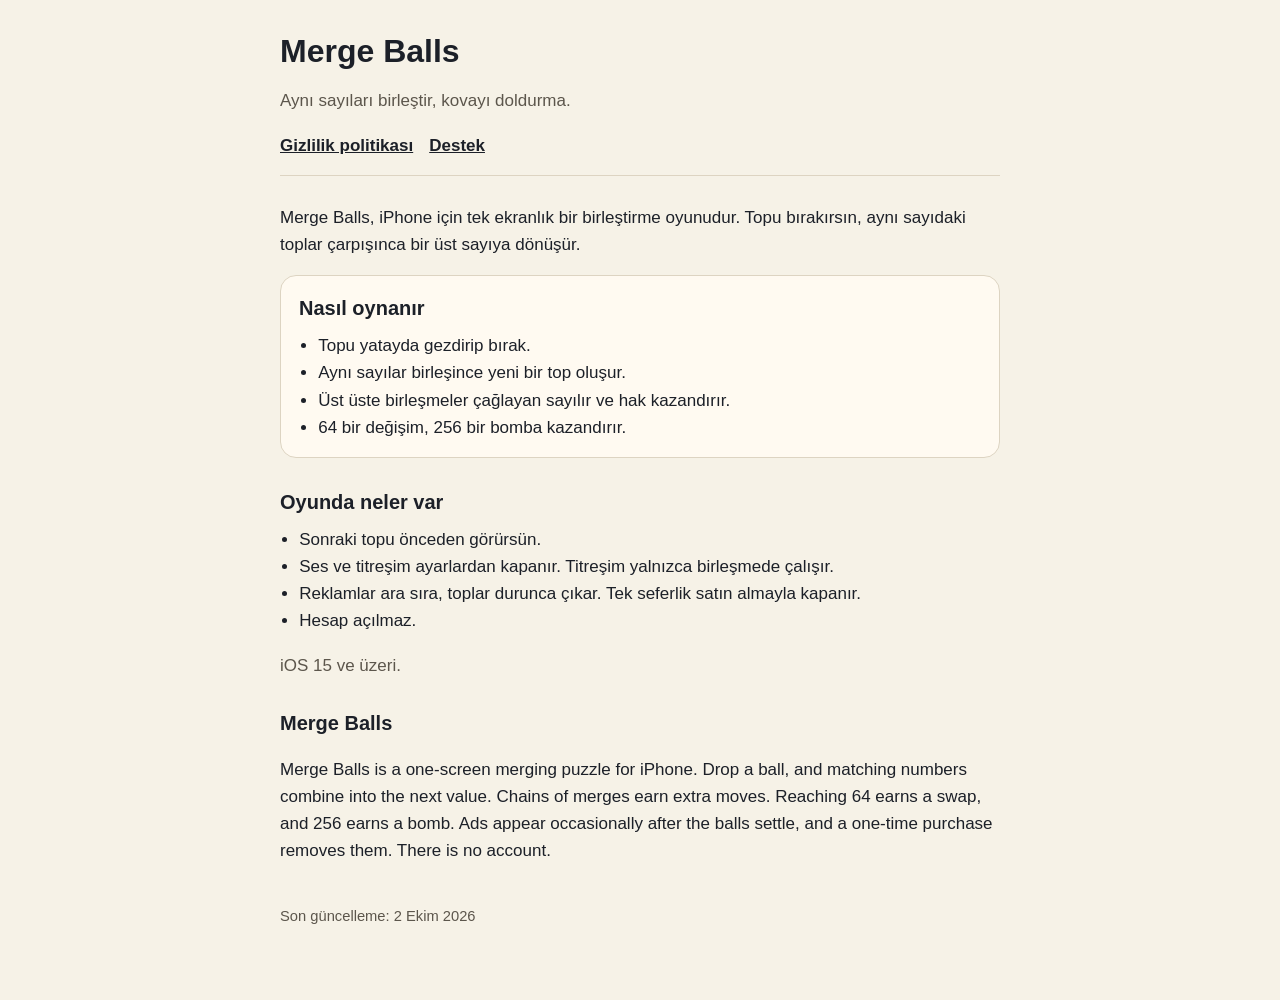
<file: index.html>
<!DOCTYPE html>
<html lang="tr">
<head>
  <meta charset="utf-8">
  <meta name="viewport" content="width=device-width, initial-scale=1">
  <title>Merge Balls</title>
  <link rel="stylesheet" href="style.css">
</head>
<body>
  <main>
    <header>
      <h1>Merge Balls</h1>
      <p class="muted">Aynı sayıları birleştir, kovayı doldurma.</p>
      <nav>
        <a href="privacy.html">Gizlilik politikası</a>
        <a href="support.html">Destek</a>
      </nav>
    </header>

    <p>Merge Balls, iPhone için tek ekranlık bir birleştirme oyunudur. Topu bırakırsın, aynı sayıdaki toplar çarpışınca bir üst sayıya dönüşür.</p>

    <div class="card">
      <h2>Nasıl oynanır</h2>
      <ul>
        <li>Topu yatayda gezdirip bırak.</li>
        <li>Aynı sayılar birleşince yeni bir top oluşur.</li>
        <li>Üst üste birleşmeler çağlayan sayılır ve hak kazandırır.</li>
        <li>64 bir değişim, 256 bir bomba kazandırır.</li>
      </ul>
    </div>

    <h2>Oyunda neler var</h2>
    <ul>
      <li>Sonraki topu önceden görürsün.</li>
      <li>Ses ve titreşim ayarlardan kapanır. Titreşim yalnızca birleşmede çalışır.</li>
      <li>Reklamlar ara sıra, toplar durunca çıkar. Tek seferlik satın almayla kapanır.</li>
      <li>Hesap açılmaz.</li>
    </ul>

    <p class="muted">iOS 15 ve üzeri.</p>

    <h2 id="english">Merge Balls</h2>
    <p>Merge Balls is a one-screen merging puzzle for iPhone. Drop a ball, and matching numbers combine into the next value. Chains of merges earn extra moves. Reaching 64 earns a swap, and 256 earns a bomb. Ads appear occasionally after the balls settle, and a one-time purchase removes them. There is no account.</p>

    <footer>Son güncelleme: 2 Ekim 2026</footer>
  </main>
</body>
</html>
</file>
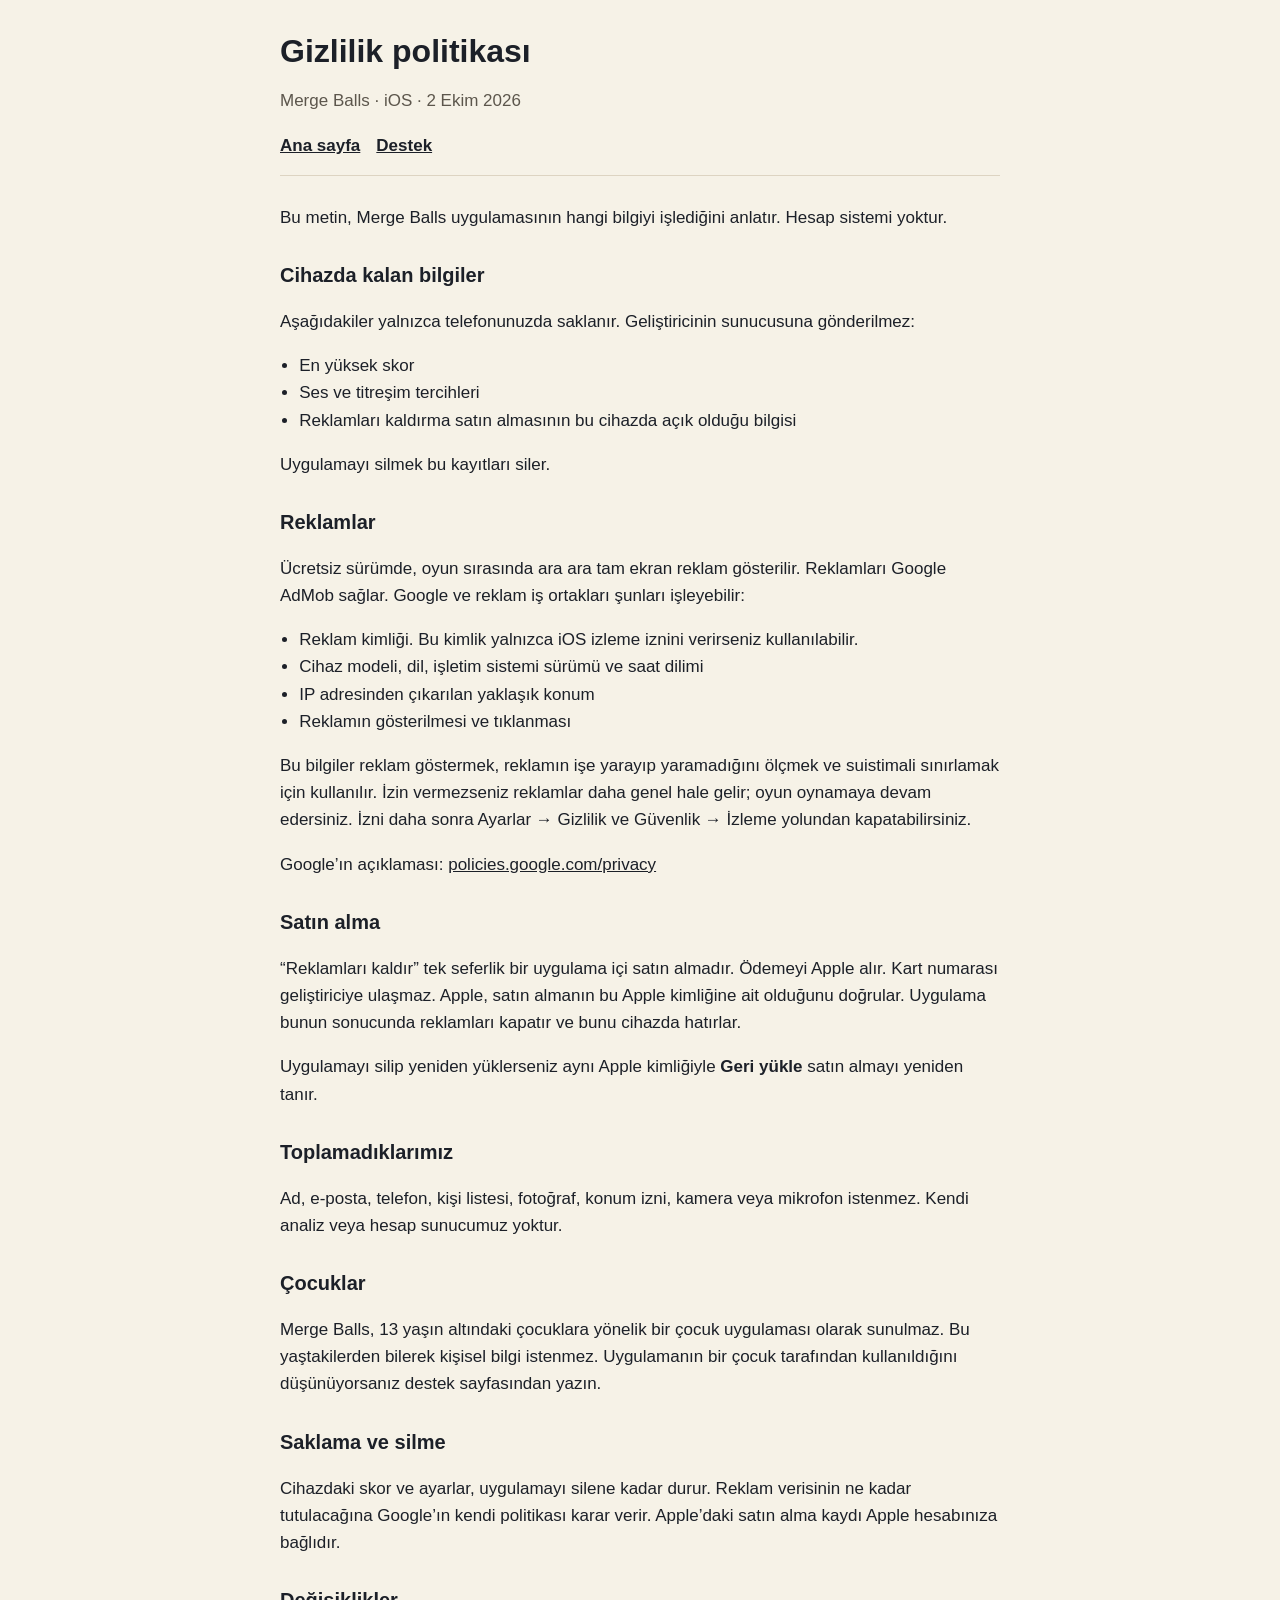
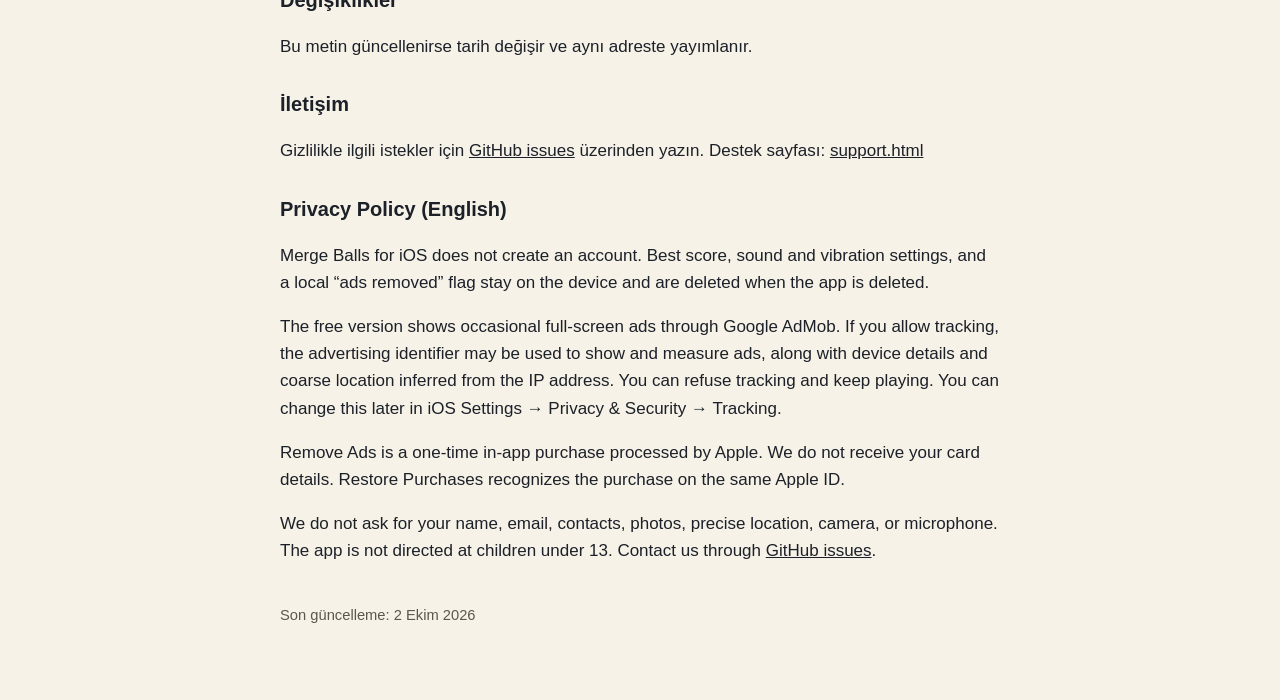
<file: privacy.html>
<!DOCTYPE html>
<html lang="tr">
<head>
  <meta charset="utf-8">
  <meta name="viewport" content="width=device-width, initial-scale=1">
  <title>Gizlilik politikası — Merge Balls</title>
  <link rel="stylesheet" href="style.css">
</head>
<body>
  <main>
    <header>
      <h1>Gizlilik politikası</h1>
      <p class="muted">Merge Balls · iOS · 2 Ekim 2026</p>
      <nav>
        <a href="index.html">Ana sayfa</a>
        <a href="support.html">Destek</a>
      </nav>
    </header>

    <p>Bu metin, Merge Balls uygulamasının hangi bilgiyi işlediğini anlatır. Hesap sistemi yoktur.</p>

    <h2>Cihazda kalan bilgiler</h2>
    <p>Aşağıdakiler yalnızca telefonunuzda saklanır. Geliştiricinin sunucusuna gönderilmez:</p>
    <ul>
      <li>En yüksek skor</li>
      <li>Ses ve titreşim tercihleri</li>
      <li>Reklamları kaldırma satın almasının bu cihazda açık olduğu bilgisi</li>
    </ul>
    <p>Uygulamayı silmek bu kayıtları siler.</p>

    <h2>Reklamlar</h2>
    <p>Ücretsiz sürümde, oyun sırasında ara ara tam ekran reklam gösterilir. Reklamları Google AdMob sağlar. Google ve reklam iş ortakları şunları işleyebilir:</p>
    <ul>
      <li>Reklam kimliği. Bu kimlik yalnızca iOS izleme iznini verirseniz kullanılabilir.</li>
      <li>Cihaz modeli, dil, işletim sistemi sürümü ve saat dilimi</li>
      <li>IP adresinden çıkarılan yaklaşık konum</li>
      <li>Reklamın gösterilmesi ve tıklanması</li>
    </ul>
    <p>Bu bilgiler reklam göstermek, reklamın işe yarayıp yaramadığını ölçmek ve suistimali sınırlamak için kullanılır. İzin vermezseniz reklamlar daha genel hale gelir; oyun oynamaya devam edersiniz. İzni daha sonra Ayarlar → Gizlilik ve Güvenlik → İzleme yolundan kapatabilirsiniz.</p>
    <p>Google’ın açıklaması: <a href="https://policies.google.com/privacy">policies.google.com/privacy</a></p>

    <h2>Satın alma</h2>
    <p>“Reklamları kaldır” tek seferlik bir uygulama içi satın almadır. Ödemeyi Apple alır. Kart numarası geliştiriciye ulaşmaz. Apple, satın almanın bu Apple kimliğine ait olduğunu doğrular. Uygulama bunun sonucunda reklamları kapatır ve bunu cihazda hatırlar.</p>
    <p>Uygulamayı silip yeniden yüklerseniz aynı Apple kimliğiyle <strong>Geri yükle</strong> satın almayı yeniden tanır.</p>

    <h2>Toplamadıklarımız</h2>
    <p>Ad, e-posta, telefon, kişi listesi, fotoğraf, konum izni, kamera veya mikrofon istenmez. Kendi analiz veya hesap sunucumuz yoktur.</p>

    <h2>Çocuklar</h2>
    <p>Merge Balls, 13 yaşın altındaki çocuklara yönelik bir çocuk uygulaması olarak sunulmaz. Bu yaştakilerden bilerek kişisel bilgi istenmez. Uygulamanın bir çocuk tarafından kullanıldığını düşünüyorsanız destek sayfasından yazın.</p>

    <h2>Saklama ve silme</h2>
    <p>Cihazdaki skor ve ayarlar, uygulamayı silene kadar durur. Reklam verisinin ne kadar tutulacağına Google’ın kendi politikası karar verir. Apple’daki satın alma kaydı Apple hesabınıza bağlıdır.</p>

    <h2>Değişiklikler</h2>
    <p>Bu metin güncellenirse tarih değişir ve aynı adreste yayımlanır.</p>

    <h2>İletişim</h2>
    <p>Gizlilikle ilgili istekler için <a href="https://github.com/pm2-dev/merge-balls/issues">GitHub issues</a> üzerinden yazın. Destek sayfası: <a href="support.html">support.html</a></p>

    <h2 id="english">Privacy Policy (English)</h2>
    <p>Merge Balls for iOS does not create an account. Best score, sound and vibration settings, and a local “ads removed” flag stay on the device and are deleted when the app is deleted.</p>
    <p>The free version shows occasional full-screen ads through Google AdMob. If you allow tracking, the advertising identifier may be used to show and measure ads, along with device details and coarse location inferred from the IP address. You can refuse tracking and keep playing. You can change this later in iOS Settings → Privacy &amp; Security → Tracking.</p>
    <p>Remove Ads is a one-time in-app purchase processed by Apple. We do not receive your card details. Restore Purchases recognizes the purchase on the same Apple ID.</p>
    <p>We do not ask for your name, email, contacts, photos, precise location, camera, or microphone. The app is not directed at children under 13. Contact us through <a href="https://github.com/pm2-dev/merge-balls/issues">GitHub issues</a>.</p>

    <footer>Son güncelleme: 2 Ekim 2026</footer>
  </main>
</body>
</html>
</file>
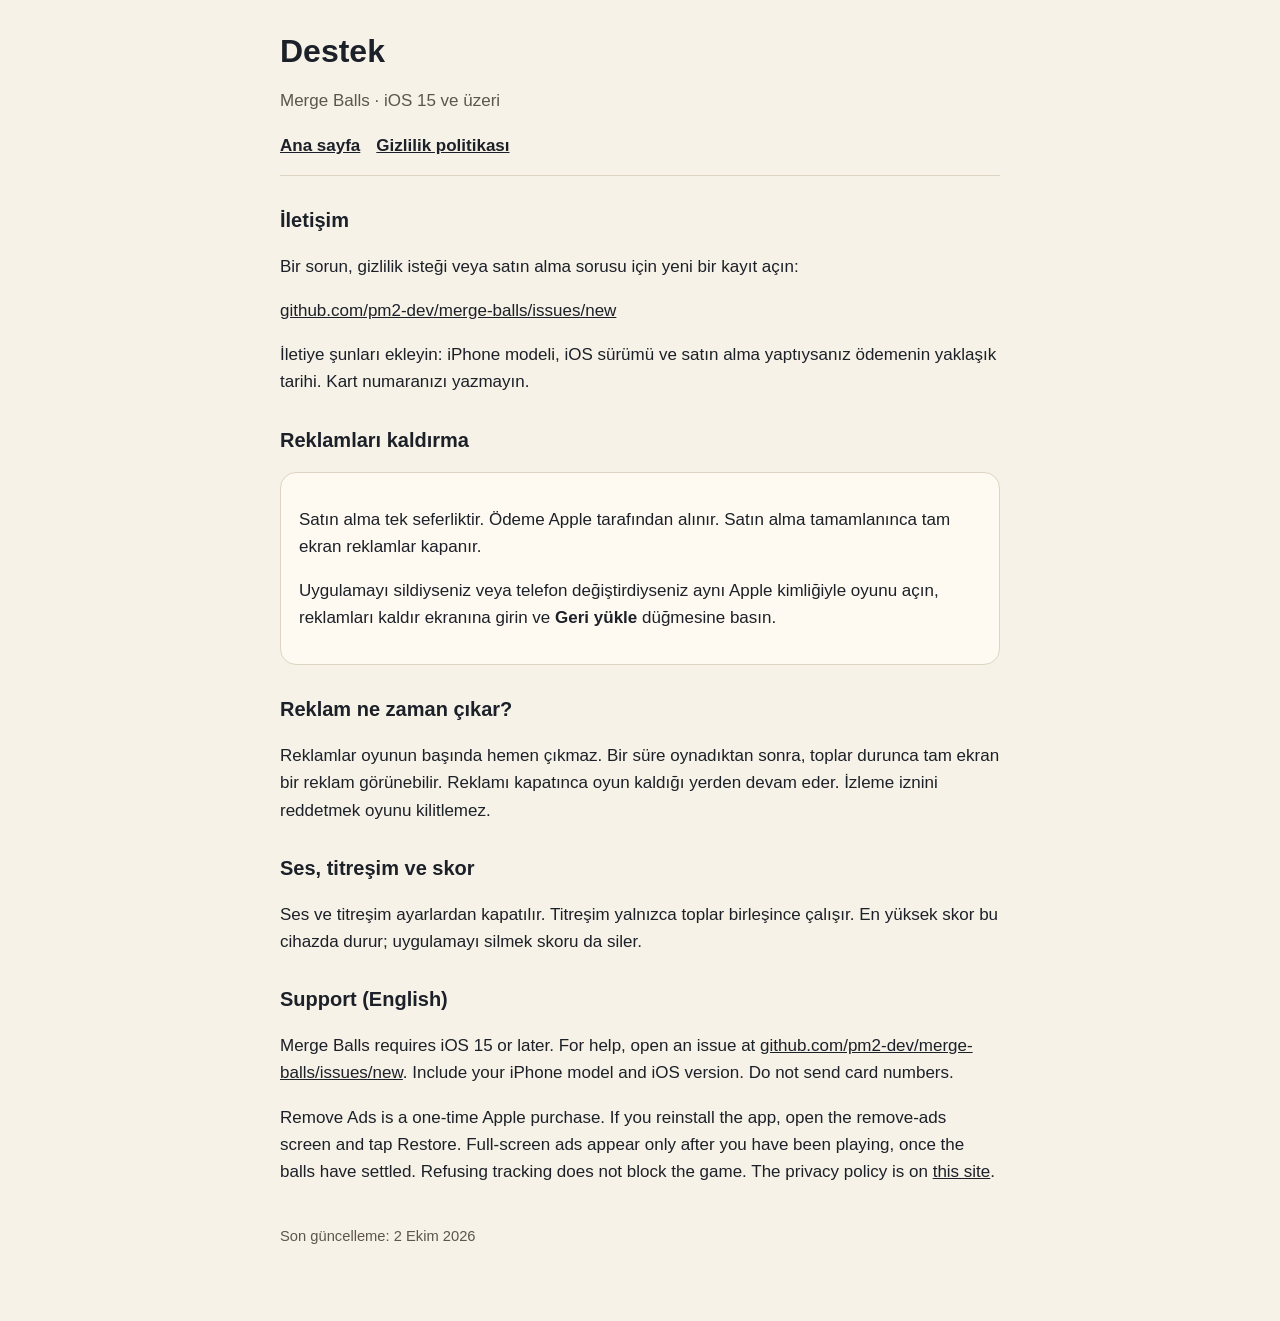
<file: support.html>
<!DOCTYPE html>
<html lang="tr">
<head>
  <meta charset="utf-8">
  <meta name="viewport" content="width=device-width, initial-scale=1">
  <title>Destek — Merge Balls</title>
  <link rel="stylesheet" href="style.css">
</head>
<body>
  <main>
    <header>
      <h1>Destek</h1>
      <p class="muted">Merge Balls · iOS 15 ve üzeri</p>
      <nav>
        <a href="index.html">Ana sayfa</a>
        <a href="privacy.html">Gizlilik politikası</a>
      </nav>
    </header>

    <h2>İletişim</h2>
    <p>Bir sorun, gizlilik isteği veya satın alma sorusu için yeni bir kayıt açın:</p>
    <p><a href="https://github.com/pm2-dev/merge-balls/issues/new">github.com/pm2-dev/merge-balls/issues/new</a></p>
    <p>İletiye şunları ekleyin: iPhone modeli, iOS sürümü ve satın alma yaptıysanız ödemenin yaklaşık tarihi. Kart numaranızı yazmayın.</p>

    <h2>Reklamları kaldırma</h2>
    <div class="card">
      <p>Satın alma tek seferliktir. Ödeme Apple tarafından alınır. Satın alma tamamlanınca tam ekran reklamlar kapanır.</p>
      <p>Uygulamayı sildiyseniz veya telefon değiştirdiyseniz aynı Apple kimliğiyle oyunu açın, reklamları kaldır ekranına girin ve <strong>Geri yükle</strong> düğmesine basın.</p>
    </div>

    <h2>Reklam ne zaman çıkar?</h2>
    <p>Reklamlar oyunun başında hemen çıkmaz. Bir süre oynadıktan sonra, toplar durunca tam ekran bir reklam görünebilir. Reklamı kapatınca oyun kaldığı yerden devam eder. İzleme iznini reddetmek oyunu kilitlemez.</p>

    <h2>Ses, titreşim ve skor</h2>
    <p>Ses ve titreşim ayarlardan kapatılır. Titreşim yalnızca toplar birleşince çalışır. En yüksek skor bu cihazda durur; uygulamayı silmek skoru da siler.</p>

    <h2 id="english">Support (English)</h2>
    <p>Merge Balls requires iOS 15 or later. For help, open an issue at <a href="https://github.com/pm2-dev/merge-balls/issues/new">github.com/pm2-dev/merge-balls/issues/new</a>. Include your iPhone model and iOS version. Do not send card numbers.</p>
    <p>Remove Ads is a one-time Apple purchase. If you reinstall the app, open the remove-ads screen and tap Restore. Full-screen ads appear only after you have been playing, once the balls have settled. Refusing tracking does not block the game. The privacy policy is on <a href="privacy.html">this site</a>.</p>

    <footer>Son güncelleme: 2 Ekim 2026</footer>
  </main>
</body>
</html>
</file>
<file: style.css>
:root {
  color-scheme: light;
  --paper: #f6f2e7;
  --ink: #1c2028;
  --muted: #5c564c;
  --line: #ddd4c2;
  --card: #fffaf1;
}

* { box-sizing: border-box; }

body {
  margin: 0;
  background: var(--paper);
  color: var(--ink);
  font: 17px/1.6 "Segoe UI", Helvetica, Arial, sans-serif;
}

main {
  max-width: 760px;
  margin: 0 auto;
  padding: 32px 20px 72px;
}

header {
  border-bottom: 1px solid var(--line);
  margin-bottom: 28px;
  padding-bottom: 16px;
}

h1 { font-size: 2rem; line-height: 1.2; margin: 0 0 8px; }
h2 { font-size: 1.25rem; margin: 28px 0 8px; }
.card h2 { margin-top: 0; }
ul { margin: 8px 0 0; padding-left: 1.2rem; }

p, li { color: var(--ink); }
.muted { color: var(--muted); }

a { color: var(--ink); }
nav { display: flex; gap: 16px; flex-wrap: wrap; margin-top: 12px; }
nav a { font-weight: 650; }

.card {
  background: var(--card);
  border: 1px solid var(--line);
  border-radius: 16px;
  padding: 16px 18px;
  margin: 16px 0;
}

footer {
  margin-top: 40px;
  color: var(--muted);
  font-size: 0.92rem;
}
</file>
